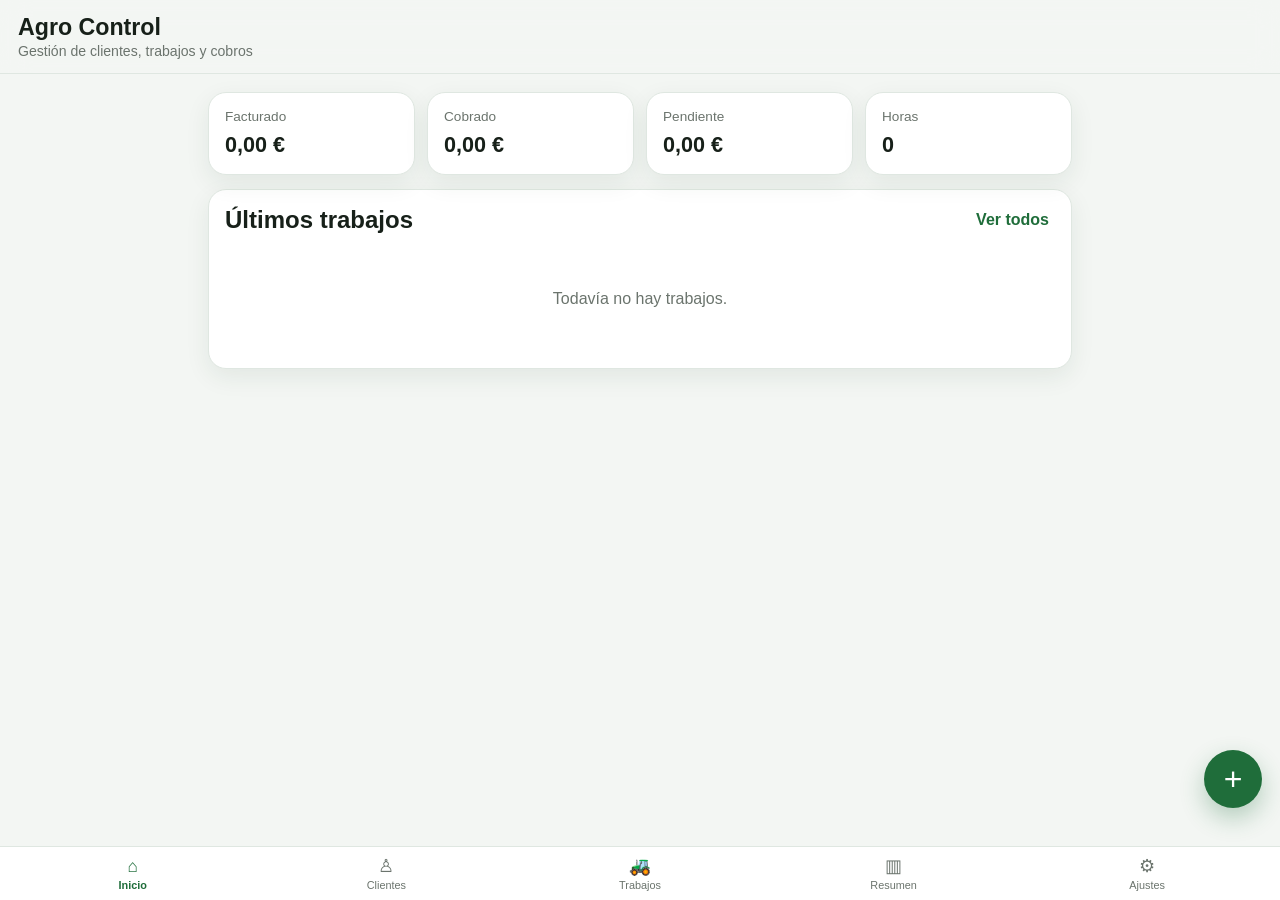
<file: index.html>
<!doctype html>
<html lang="es">
<head>
  <meta charset="utf-8">
  <meta name="viewport" content="width=device-width, initial-scale=1, viewport-fit=cover">
  <meta name="theme-color" content="#1f6d3a">
  <meta name="apple-mobile-web-app-capable" content="yes">
  <meta name="apple-mobile-web-app-status-bar-style" content="default">
  <meta name="apple-mobile-web-app-title" content="Agro Control">
  <title>Agro Control</title>
  <link rel="manifest" href="manifest.webmanifest">
  <link rel="apple-touch-icon" href="icons/icon-192.png">
  <link rel="stylesheet" href="styles.css">
</head>
<body>
<header class="topbar"><div><h1>Agro Control</h1><p>Gestión de clientes, trabajos y cobros</p></div><button id="installBtn" class="ghost hidden">Instalar</button></header>
<main id="app">
<section id="inicio" class="view active">
  <div class="grid metrics">
    <article class="card metric"><span>Facturado</span><strong id="metricBilled">0,00 €</strong></article>
    <article class="card metric"><span>Cobrado</span><strong id="metricCollected">0,00 €</strong></article>
    <article class="card metric"><span>Pendiente</span><strong id="metricPending">0,00 €</strong></article>
    <article class="card metric"><span>Horas</span><strong id="metricHours">0</strong></article>
  </div>
  <article class="card"><div class="section-title"><h2>Últimos trabajos</h2><button class="link-btn" data-go="trabajos">Ver todos</button></div><div id="recentJobs" class="list empty-state">Todavía no hay trabajos.</div></article>
</section>
<section id="clientes" class="view">
  <div class="section-title"><h2>Clientes</h2><button class="primary" id="newClientBtn">+ Nuevo cliente</button></div>
  <input id="clientSearch" class="search" placeholder="Buscar por nombre, código o teléfono">
  <div id="clientList" class="list"></div>
</section>
<section id="trabajos" class="view">
  <div class="section-title"><h2>Trabajos</h2><button class="primary" id="newJobBtn">+ Nuevo trabajo</button></div>
  <div class="filters"><input id="jobSearch" class="search" placeholder="Buscar cliente, finca o servicio"><select id="jobFilter"><option value="all">Todos</option><option value="paid">Cobrados</option><option value="pending">Pendientes</option></select></div>
  <div id="jobList" class="list"></div>
</section>
<section id="resumen" class="view">
  <h2>Resumen</h2>
  <div class="grid metrics"><article class="card metric"><span>Trabajos</span><strong id="sumJobs">0</strong></article><article class="card metric"><span>Clientes</span><strong id="sumClients">0</strong></article><article class="card metric"><span>Facturado</span><strong id="sumBilled">0,00 €</strong></article><article class="card metric"><span>Pendiente</span><strong id="sumPending">0,00 €</strong></article></div>
  <article class="card"><h3>Resumen mensual</h3><div id="monthlySummary" class="summary-table"></div></article>
  <article class="card"><h3>Facturación por cliente</h3><div id="clientSummary" class="summary-table"></div></article>
</section>
<section id="ajustes" class="view">
  <h2>Ajustes</h2>
  <article class="card"><label>Nombre de la empresa<input id="businessName" placeholder="Agro Control"></label><label>Precio por hora general<input id="defaultRate" type="number" inputmode="decimal" step="0.01" min="0"></label><button class="primary full" id="saveSettingsBtn">Guardar ajustes</button></article>
  <article class="card"><div class="section-title"><h3>Servicios y precios</h3><button class="primary" id="newServiceBtn">+ Servicio</button></div><p class="help">El precio se pondrá automáticamente al elegir el servicio.</p><div id="serviceList" class="summary-table"></div></article>
  <article class="card"><h3>Exportar trabajos</h3>
    <div class="form-grid export-grid">
      <label>Cliente<select id="exportClient"><option value="all">Todos los clientes</option></select></label>
      <label>Servicio<select id="exportService"><option value="all">Todos los servicios</option></select></label>
      <label>Desde<input id="exportFrom" type="date"></label><label>Hasta<input id="exportTo" type="date"></label>
      <label>Estado<select id="exportStatus"><option value="all">Todos</option><option value="paid">Cobrados</option><option value="pending">Pendientes</option></select></label>
    </div>
    <button class="secondary full" id="exportExcelBtn">Exportar a Excel</button><button class="secondary full" id="exportCsvBtn">Exportar a CSV</button>
  </article>
  <article class="card"><h3>Copias de seguridad</h3><button class="secondary full" id="backupBtn">Descargar copia de seguridad</button><label class="file-label">Restaurar copia<input id="restoreInput" type="file" accept="application/json"></label></article>
</section>
</main>
<button id="quickAdd" class="fab" aria-label="Nuevo trabajo">+</button>
<nav class="bottom-nav"><button class="nav-btn active" data-view="inicio">⌂<span>Inicio</span></button><button class="nav-btn" data-view="clientes">♙<span>Clientes</span></button><button class="nav-btn" data-view="trabajos">🚜<span>Trabajos</span></button><button class="nav-btn" data-view="resumen">▥<span>Resumen</span></button><button class="nav-btn" data-view="ajustes">⚙<span>Ajustes</span></button></nav>
<dialog id="clientDialog"><form method="dialog" id="clientForm"><div class="dialog-head"><h2 id="clientDialogTitle">Nuevo cliente</h2><button value="cancel" class="icon-btn">✕</button></div><input type="hidden" id="clientId"><div class="form-grid"><label>Código<input id="clientCode" required></label><label>Nombre o referencia<input id="clientName" required></label><label>Teléfono (opcional)<input id="clientPhone" inputmode="tel"></label><label>Email (opcional)<input id="clientEmail" type="email"></label><label class="span-2">Dirección (opcional)<input id="clientAddress"></label><label>NIF/CIF (opcional)<input id="clientTaxId"></label><label class="span-2">Observaciones<textarea id="clientNotes"></textarea></label></div><div class="dialog-actions"><button type="button" class="danger hidden" id="deleteClientBtn">Eliminar</button><button value="cancel" class="secondary">Cancelar</button><button type="submit" class="primary">Guardar</button></div></form></dialog>
<dialog id="jobDialog"><form method="dialog" id="jobForm"><div class="dialog-head"><h2 id="jobDialogTitle">Nuevo trabajo</h2><button value="cancel" class="icon-btn">✕</button></div><input type="hidden" id="jobId"><div class="form-grid"><label>Fecha<input id="jobDate" type="date" required></label><label>Cliente<select id="jobClient" required></select></label><label>Parcela o finca<input id="jobFarm" required></label><label>Tipo de servicio<select id="jobService" required></select></label><label>Horas trabajadas<input id="jobHours" type="number" inputmode="decimal" step="0.01" min="0" required></label><label>Precio por hora<input id="jobRate" type="number" inputmode="decimal" step="0.01" min="0" required></label><label>Total automático<input id="jobTotal" readonly></label><label>Estado<select id="jobPaid"><option value="no">Pendiente</option><option value="yes">Cobrado</option></select></label><label id="paymentDateWrap" class="hidden">Fecha de cobro<input id="jobPaymentDate" type="date"></label><label class="span-2">Observaciones<textarea id="jobNotes"></textarea></label></div><div class="dialog-actions"><button type="button" class="danger hidden" id="deleteJobBtn">Eliminar</button><button value="cancel" class="secondary">Cancelar</button><button type="submit" class="primary">Guardar</button></div></form></dialog>
<dialog id="serviceDialog"><form method="dialog" id="serviceForm"><div class="dialog-head"><h2 id="serviceDialogTitle">Nuevo servicio</h2><button value="cancel" class="icon-btn">✕</button></div><input type="hidden" id="serviceId"><div class="form-grid"><label>Nombre del servicio<input id="serviceName" required></label><label>Precio por hora<input id="serviceRate" type="number" inputmode="decimal" step="0.01" min="0" required></label></div><div class="dialog-actions"><button type="button" class="danger hidden" id="deleteServiceBtn">Eliminar</button><button value="cancel" class="secondary">Cancelar</button><button type="submit" class="primary">Guardar</button></div></form></dialog>
<script src="app.js"></script>
</body></html>
</file>
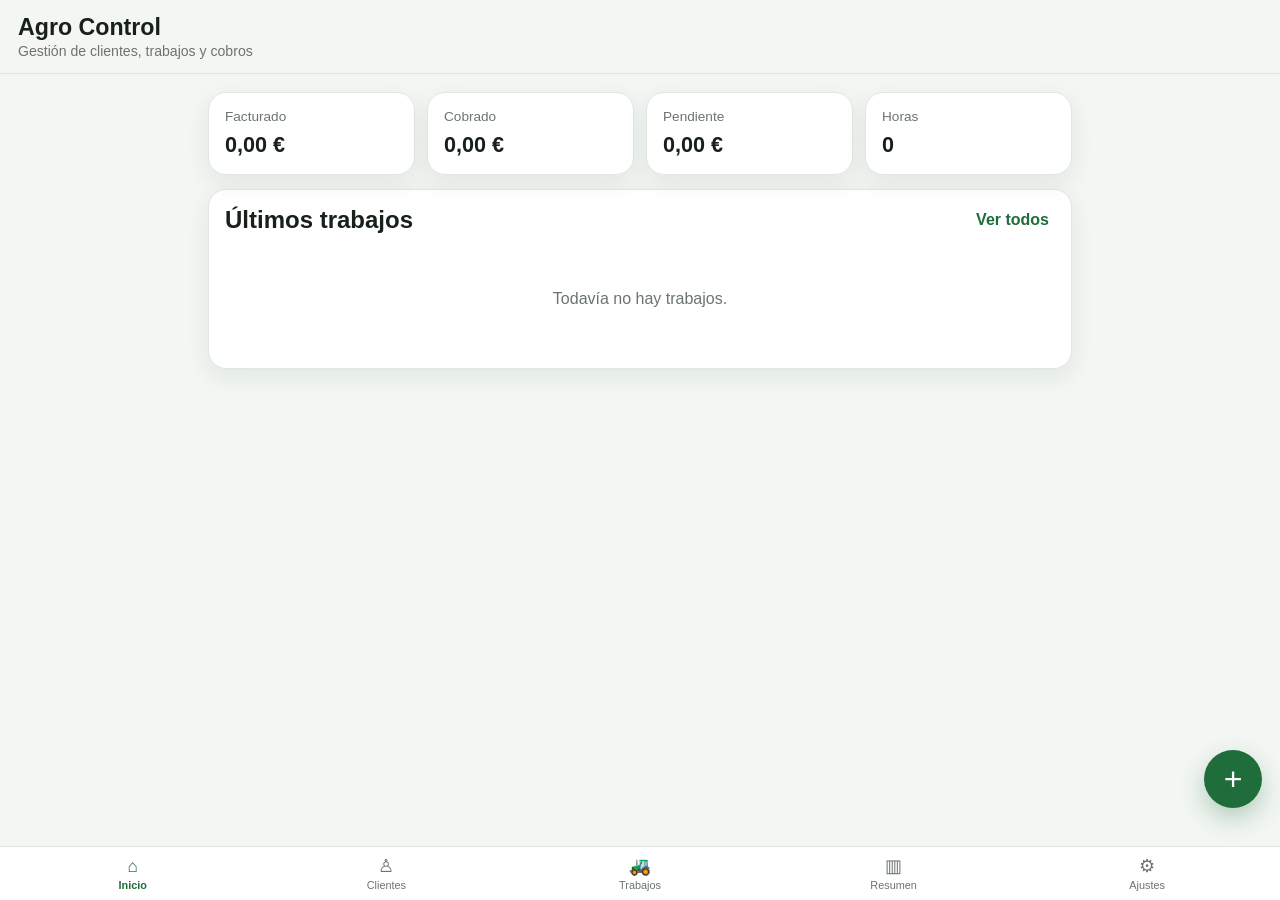
<file: AgroControlPWA/index.html>
<!doctype html>
<html lang="es">
<head>
  <meta charset="utf-8">
  <meta name="viewport" content="width=device-width, initial-scale=1, viewport-fit=cover">
  <meta name="theme-color" content="#1f6d3a">
  <meta name="apple-mobile-web-app-capable" content="yes">
  <meta name="apple-mobile-web-app-status-bar-style" content="default">
  <meta name="apple-mobile-web-app-title" content="Agro Control">
  <title>Agro Control</title>
  <link rel="manifest" href="manifest.webmanifest">
  <link rel="apple-touch-icon" href="icons/icon-192.png">
  <link rel="stylesheet" href="styles.css">
</head>
<body>
  <header class="topbar">
    <div>
      <h1>Agro Control</h1>
      <p>Gestión de clientes, trabajos y cobros</p>
    </div>
    <button id="installBtn" class="ghost hidden">Instalar</button>
  </header>

  <main id="app">
    <section id="inicio" class="view active">
      <div class="grid metrics">
        <article class="card metric"><span>Facturado</span><strong id="metricBilled">0,00 €</strong></article>
        <article class="card metric"><span>Cobrado</span><strong id="metricCollected">0,00 €</strong></article>
        <article class="card metric"><span>Pendiente</span><strong id="metricPending">0,00 €</strong></article>
        <article class="card metric"><span>Horas</span><strong id="metricHours">0</strong></article>
      </div>

      <article class="card">
        <div class="section-title">
          <h2>Últimos trabajos</h2>
          <button class="link-btn" data-go="trabajos">Ver todos</button>
        </div>
        <div id="recentJobs" class="list empty-state">Todavía no hay trabajos.</div>
      </article>
    </section>

    <section id="clientes" class="view">
      <div class="section-title">
        <h2>Clientes</h2>
        <button class="primary" id="newClientBtn">+ Nuevo cliente</button>
      </div>
      <input id="clientSearch" class="search" placeholder="Buscar por nombre, código o teléfono">
      <div id="clientList" class="list"></div>
    </section>

    <section id="trabajos" class="view">
      <div class="section-title">
        <h2>Trabajos</h2>
        <button class="primary" id="newJobBtn">+ Nuevo trabajo</button>
      </div>
      <div class="filters">
        <input id="jobSearch" class="search" placeholder="Buscar cliente, finca o servicio">
        <select id="jobFilter">
          <option value="all">Todos</option>
          <option value="paid">Cobrados</option>
          <option value="pending">Pendientes</option>
        </select>
      </div>
      <div id="jobList" class="list"></div>
    </section>

    <section id="resumen" class="view">
      <h2>Resumen</h2>
      <div class="grid metrics">
        <article class="card metric"><span>Trabajos</span><strong id="sumJobs">0</strong></article>
        <article class="card metric"><span>Clientes</span><strong id="sumClients">0</strong></article>
        <article class="card metric"><span>Facturado</span><strong id="sumBilled">0,00 €</strong></article>
        <article class="card metric"><span>Pendiente</span><strong id="sumPending">0,00 €</strong></article>
      </div>

      <article class="card">
        <h3>Resumen mensual</h3>
        <div id="monthlySummary" class="summary-table"></div>
      </article>

      <article class="card">
        <h3>Facturación por cliente</h3>
        <div id="clientSummary" class="summary-table"></div>
      </article>
    </section>

    <section id="ajustes" class="view">
      <h2>Ajustes</h2>
      <article class="card">
        <label>Nombre de la empresa
          <input id="businessName" placeholder="Agro Control">
        </label>
        <label>Precio por hora por defecto
          <input id="defaultRate" type="number" inputmode="decimal" step="0.01" min="0">
        </label>
        <button class="primary full" id="saveSettingsBtn">Guardar ajustes</button>
      </article>

      <article class="card">
        <h3>Copias y exportación</h3>
        <button class="secondary full" id="exportCsvBtn">Exportar trabajos a CSV</button>
        <button class="secondary full" id="backupBtn">Descargar copia de seguridad</button>
        <label class="file-label">Restaurar copia
          <input id="restoreInput" type="file" accept="application/json">
        </label>
      </article>
    </section>
  </main>

  <button id="quickAdd" class="fab" aria-label="Nuevo trabajo">+</button>

  <nav class="bottom-nav">
    <button class="nav-btn active" data-view="inicio">⌂<span>Inicio</span></button>
    <button class="nav-btn" data-view="clientes">♙<span>Clientes</span></button>
    <button class="nav-btn" data-view="trabajos">🚜<span>Trabajos</span></button>
    <button class="nav-btn" data-view="resumen">▥<span>Resumen</span></button>
    <button class="nav-btn" data-view="ajustes">⚙<span>Ajustes</span></button>
  </nav>

  <dialog id="clientDialog">
    <form method="dialog" id="clientForm">
      <div class="dialog-head">
        <h2 id="clientDialogTitle">Nuevo cliente</h2>
        <button value="cancel" class="icon-btn">✕</button>
      </div>
      <input type="hidden" id="clientId">
      <div class="form-grid">
        <label>Código<input id="clientCode" required></label>
        <label>Nombre o razón social<input id="clientName" required></label>
        <label>Teléfono<input id="clientPhone" inputmode="tel"></label>
        <label>Email<input id="clientEmail" type="email"></label>
        <label class="span-2">Dirección<input id="clientAddress"></label>
        <label>NIF/CIF<input id="clientTaxId"></label>
        <label class="span-2">Observaciones<textarea id="clientNotes"></textarea></label>
      </div>
      <div class="dialog-actions">
        <button type="button" class="danger hidden" id="deleteClientBtn">Eliminar</button>
        <button value="cancel" class="secondary">Cancelar</button>
        <button type="submit" class="primary">Guardar</button>
      </div>
    </form>
  </dialog>

  <dialog id="jobDialog">
    <form method="dialog" id="jobForm">
      <div class="dialog-head">
        <h2 id="jobDialogTitle">Nuevo trabajo</h2>
        <button value="cancel" class="icon-btn">✕</button>
      </div>
      <input type="hidden" id="jobId">
      <div class="form-grid">
        <label>Fecha<input id="jobDate" type="date" required></label>
        <label>Cliente<select id="jobClient" required></select></label>
        <label>Parcela o finca<input id="jobFarm" required></label>
        <label>Tipo de servicio<input id="jobService" required></label>
        <label>Horas trabajadas<input id="jobHours" type="number" inputmode="decimal" step="0.01" min="0" required></label>
        <label>Precio por hora<input id="jobRate" type="number" inputmode="decimal" step="0.01" min="0" required></label>
        <label>Total automático<input id="jobTotal" readonly></label>
        <label>Estado
          <select id="jobPaid">
            <option value="no">Pendiente</option>
            <option value="yes">Cobrado</option>
          </select>
        </label>
        <label id="paymentDateWrap" class="hidden">Fecha de cobro<input id="jobPaymentDate" type="date"></label>
        <label class="span-2">Observaciones<textarea id="jobNotes"></textarea></label>
      </div>
      <div class="dialog-actions">
        <button type="button" class="danger hidden" id="deleteJobBtn">Eliminar</button>
        <button value="cancel" class="secondary">Cancelar</button>
        <button type="submit" class="primary">Guardar</button>
      </div>
    </form>
  </dialog>

  <script src="app.js"></script>
</body>
</html>
</file>
<file: styles.css>
:root{--green:#1f6d3a;--green-2:#2c8b50;--bg:#f3f6f3;--card:#fff;--text:#172019;--muted:#6b746d;--line:#dfe7e1;--danger:#b3261e;--shadow:0 8px 24px rgba(25,70,40,.08)}
*{box-sizing:border-box}html,body{margin:0;background:var(--bg);color:var(--text);font-family:-apple-system,BlinkMacSystemFont,"Segoe UI",sans-serif}body{padding-bottom:92px}button,input,select,textarea{font:inherit}button{cursor:pointer}.topbar{position:sticky;top:0;z-index:20;display:flex;justify-content:space-between;align-items:center;padding:max(14px,env(safe-area-inset-top)) 18px 14px;background:rgba(243,246,243,.92);backdrop-filter:blur(14px);border-bottom:1px solid var(--line)}.topbar h1{margin:0;font-size:1.45rem}.topbar p{margin:2px 0 0;color:var(--muted);font-size:.88rem}main{max-width:900px;margin:auto;padding:18px}.view{display:none}.view.active{display:block}.grid{display:grid;gap:12px}.metrics{grid-template-columns:repeat(2,minmax(0,1fr))}.card{background:var(--card);border:1px solid var(--line);border-radius:18px;padding:16px;box-shadow:var(--shadow);margin-bottom:14px}.metric span{display:block;color:var(--muted);font-size:.85rem}.metric strong{font-size:1.35rem;display:block;margin-top:8px}.section-title{display:flex;justify-content:space-between;align-items:center;gap:12px;margin-bottom:12px}.section-title h2,h2,h3{margin:0}.primary,.secondary,.danger,.ghost,.file-label{border:0;border-radius:12px;padding:11px 14px;font-weight:650}.primary{background:var(--green);color:#fff}.primary:hover{background:var(--green-2)}.secondary,.file-label{background:#edf2ee;color:var(--text)}.danger{background:#fde9e7;color:var(--danger)}.ghost{background:transparent;color:var(--green);border:1px solid var(--green)}.full{width:100%;margin-top:10px}.search,select,input,textarea{width:100%;border:1px solid #ccd7cf;background:#fff;border-radius:12px;padding:12px;outline:none}.search:focus,select:focus,input:focus,textarea:focus{border-color:var(--green);box-shadow:0 0 0 3px rgba(31,109,58,.12)}.filters{display:grid;grid-template-columns:1fr 150px;gap:10px;margin-bottom:12px}.list{display:grid;gap:10px}.list-item{background:#fff;border:1px solid var(--line);border-radius:15px;padding:14px;display:flex;justify-content:space-between;gap:12px;align-items:flex-start;box-shadow:var(--shadow);width:100%;text-align:left}.list-item h3{font-size:1rem;margin-bottom:4px}.list-item p{margin:2px 0;color:var(--muted);font-size:.88rem}.amount{text-align:right;font-weight:750;white-space:nowrap}.badge{display:inline-block;border-radius:999px;padding:4px 8px;font-size:.75rem;font-weight:700;margin-top:8px}.badge.paid{background:#dff2e4;color:#176329}.badge.pending{background:#fff1d6;color:#8b5a00}.empty-state{color:var(--muted);text-align:center;padding:22px}.bottom-nav{position:fixed;bottom:0;left:0;right:0;z-index:30;display:grid;grid-template-columns:repeat(5,1fr);background:rgba(255,255,255,.96);backdrop-filter:blur(16px);border-top:1px solid var(--line);padding:8px 6px max(8px,env(safe-area-inset-bottom))}.nav-btn{border:0;background:transparent;color:var(--muted);display:grid;gap:2px;justify-items:center;font-size:1.1rem}.nav-btn span{font-size:.68rem}.nav-btn.active{color:var(--green);font-weight:700}.fab{position:fixed;right:18px;bottom:92px;z-index:25;width:58px;height:58px;border-radius:50%;border:0;background:var(--green);color:#fff;font-size:2rem;box-shadow:0 10px 24px rgba(31,109,58,.3)}dialog{border:0;border-radius:20px;padding:0;width:min(92vw,680px);max-height:90vh}dialog::backdrop{background:rgba(0,0,0,.42);backdrop-filter:blur(3px)}dialog form{padding:18px;overflow:auto;max-height:90vh}.dialog-head,.dialog-actions{display:flex;align-items:center;justify-content:space-between;gap:10px}.dialog-head{margin-bottom:16px}.dialog-actions{margin-top:18px;justify-content:flex-end}.icon-btn{border:0;background:transparent;font-size:1.2rem}.form-grid{display:grid;grid-template-columns:1fr 1fr;gap:12px}.form-grid label{display:grid;gap:6px;font-size:.86rem;font-weight:650}.span-2{grid-column:span 2}textarea{min-height:92px;resize:vertical}.hidden{display:none!important}.link-btn{border:0;background:transparent;color:var(--green);font-weight:700}.summary-table{display:grid;gap:8px;margin-top:12px}.summary-row{display:grid;grid-template-columns:1fr auto;gap:12px;padding:10px 0;border-bottom:1px solid var(--line);align-items:center}.summary-row button{margin-left:6px}.file-label{display:block;text-align:center;margin-top:10px}.file-label input{display:none}.help{color:var(--muted);font-size:.9rem;margin-top:0}.export-grid{margin-top:12px}
@media(min-width:700px){.metrics{grid-template-columns:repeat(4,minmax(0,1fr))}}@media(max-width:560px){main{padding:14px}.topbar p{display:none}.filters{grid-template-columns:1fr}.form-grid{grid-template-columns:1fr}.span-2{grid-column:auto}.dialog-actions{display:grid;grid-template-columns:1fr 1fr}.dialog-actions .danger{grid-column:span 2}}
</file>
<file: AgroControlPWA/styles.css>
:root{
  --green:#1f6d3a; --green-2:#2c8b50; --bg:#f3f6f3; --card:#fff;
  --text:#172019; --muted:#6b746d; --line:#dfe7e1; --danger:#b3261e;
  --shadow:0 8px 24px rgba(25,70,40,.08);
}
*{box-sizing:border-box}
html,body{margin:0;background:var(--bg);color:var(--text);font-family:-apple-system,BlinkMacSystemFont,"Segoe UI",sans-serif}
body{padding-bottom:92px}
button,input,select,textarea{font:inherit}
button{cursor:pointer}
.topbar{
  position:sticky;top:0;z-index:20;display:flex;justify-content:space-between;align-items:center;
  padding:max(14px,env(safe-area-inset-top)) 18px 14px;background:rgba(243,246,243,.92);
  backdrop-filter:blur(14px);border-bottom:1px solid var(--line)
}
.topbar h1{margin:0;font-size:1.45rem}.topbar p{margin:2px 0 0;color:var(--muted);font-size:.88rem}
main{max-width:900px;margin:auto;padding:18px}
.view{display:none}.view.active{display:block}
.grid{display:grid;gap:12px}.metrics{grid-template-columns:repeat(2,minmax(0,1fr))}
.card{background:var(--card);border:1px solid var(--line);border-radius:18px;padding:16px;box-shadow:var(--shadow);margin-bottom:14px}
.metric span{display:block;color:var(--muted);font-size:.85rem}.metric strong{font-size:1.35rem;display:block;margin-top:8px}
.section-title{display:flex;justify-content:space-between;align-items:center;gap:12px;margin-bottom:12px}
.section-title h2,h2,h3{margin:0}
.primary,.secondary,.danger,.ghost,.file-label{
  border:0;border-radius:12px;padding:11px 14px;font-weight:650
}
.primary{background:var(--green);color:white}.primary:hover{background:var(--green-2)}
.secondary,.file-label{background:#edf2ee;color:var(--text)}
.danger{background:#fde9e7;color:var(--danger)}
.ghost{background:transparent;color:var(--green);border:1px solid var(--green)}
.full{width:100%;margin-top:10px}
.search,select,input,textarea{
  width:100%;border:1px solid #ccd7cf;background:white;border-radius:12px;padding:12px;outline:none
}
.search:focus,select:focus,input:focus,textarea:focus{border-color:var(--green);box-shadow:0 0 0 3px rgba(31,109,58,.12)}
.filters{display:grid;grid-template-columns:1fr 150px;gap:10px;margin-bottom:12px}
.list{display:grid;gap:10px}
.list-item{
  background:white;border:1px solid var(--line);border-radius:15px;padding:14px;
  display:flex;justify-content:space-between;gap:12px;align-items:flex-start;box-shadow:var(--shadow)
}
.list-item h3{font-size:1rem;margin-bottom:4px}.list-item p{margin:2px 0;color:var(--muted);font-size:.88rem}
.amount{text-align:right;font-weight:750;white-space:nowrap}
.badge{display:inline-block;border-radius:999px;padding:4px 8px;font-size:.75rem;font-weight:700;margin-top:8px}
.badge.paid{background:#dff2e4;color:#176329}.badge.pending{background:#fff1d6;color:#8b5a00}
.empty-state{color:var(--muted);text-align:center;padding:22px}
.bottom-nav{
  position:fixed;bottom:0;left:0;right:0;z-index:30;display:grid;grid-template-columns:repeat(5,1fr);
  background:rgba(255,255,255,.96);backdrop-filter:blur(16px);border-top:1px solid var(--line);
  padding:8px 6px max(8px,env(safe-area-inset-bottom))
}
.nav-btn{border:0;background:transparent;color:var(--muted);display:grid;gap:2px;justify-items:center;font-size:1.1rem}
.nav-btn span{font-size:.68rem}.nav-btn.active{color:var(--green);font-weight:700}
.fab{
  position:fixed;right:18px;bottom:92px;z-index:25;width:58px;height:58px;border-radius:50%;
  border:0;background:var(--green);color:white;font-size:2rem;box-shadow:0 10px 24px rgba(31,109,58,.3)
}
dialog{border:0;border-radius:20px;padding:0;width:min(92vw,680px);max-height:90vh}
dialog::backdrop{background:rgba(0,0,0,.42);backdrop-filter:blur(3px)}
dialog form{padding:18px;overflow:auto;max-height:90vh}
.dialog-head,.dialog-actions{display:flex;align-items:center;justify-content:space-between;gap:10px}
.dialog-head{margin-bottom:16px}.dialog-actions{margin-top:18px;justify-content:flex-end}
.icon-btn{border:0;background:transparent;font-size:1.2rem}
.form-grid{display:grid;grid-template-columns:1fr 1fr;gap:12px}
.form-grid label{display:grid;gap:6px;font-size:.86rem;font-weight:650}
.span-2{grid-column:span 2}textarea{min-height:92px;resize:vertical}
.hidden{display:none!important}
.link-btn{border:0;background:transparent;color:var(--green);font-weight:700}
.summary-table{display:grid;gap:8px;margin-top:12px}
.summary-row{display:grid;grid-template-columns:1fr auto;gap:12px;padding:10px 0;border-bottom:1px solid var(--line)}
.file-label{display:block;text-align:center;margin-top:10px}.file-label input{display:none}
@media (min-width:700px){.metrics{grid-template-columns:repeat(4,minmax(0,1fr))}}
@media (max-width:560px){
  main{padding:14px}.topbar p{display:none}.filters{grid-template-columns:1fr}
  .form-grid{grid-template-columns:1fr}.span-2{grid-column:auto}
  .dialog-actions{display:grid;grid-template-columns:1fr 1fr}.dialog-actions .danger{grid-column:span 2}
}
</file>
